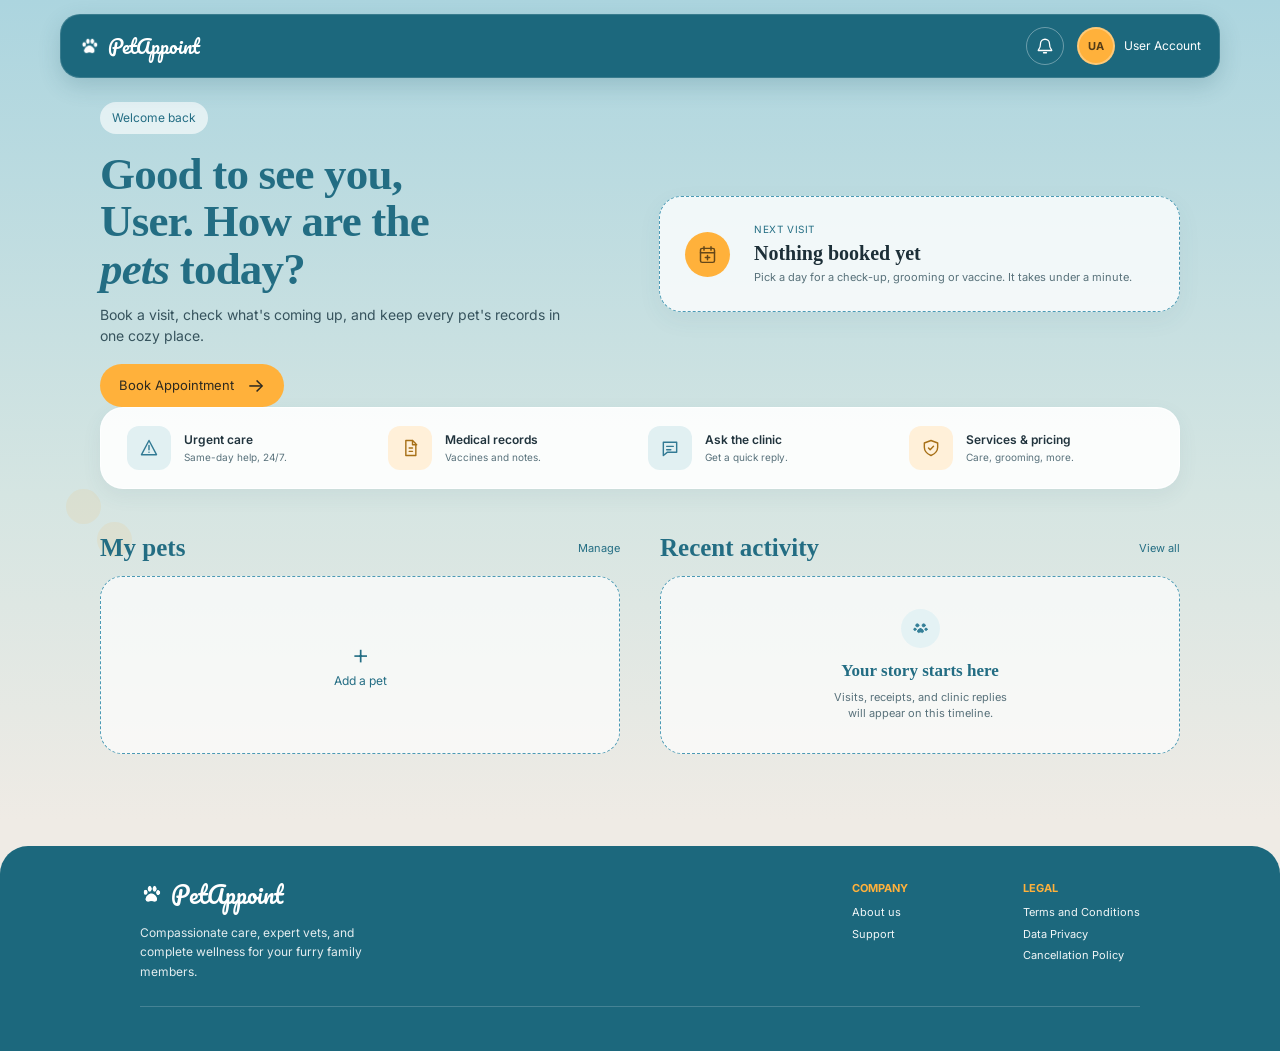
<file: landingpage/Homepage.html>
<!DOCTYPE html>
<html lang="en">
<head>
  <meta charset="UTF-8">
  <meta name="viewport" content="width=device-width, initial-scale=1.0">
  <meta name="theme-color" content="#b6dce3">
  <title>PetAppoint | Home</title>
  <link rel="preconnect" href="https://fonts.googleapis.com">
  <link rel="preconnect" href="https://fonts.gstatic.com" crossorigin>
  <link href="https://fonts.googleapis.com/css2?family=Inter:wght@400;500;600;700&family=Pacifico&display=swap" rel="stylesheet">
  <link rel="stylesheet" href="Homepage.css">
</head>
<body>
  <div class="loading-screen" role="status" aria-label="Loading PetAppoint">
    <span class="loading-spinner" aria-hidden="true"></span>
    <span>Getting things ready...</span>
  </div>

  <header class="site-header">
    <nav class="navigation" aria-label="Main navigation">
      <button class="brand placeholder-control" type="button" aria-label="PetAppoint home">
        <img src="../images/logo.png" alt="">
        <span>PetAppoint</span>
      </button>

      <div class="account-actions">
        <button class="icon-button placeholder-control" type="button" aria-label="Notifications">
          <svg viewBox="0 0 24 24" aria-hidden="true"><path d="M18 9a6 6 0 0 0-12 0c0 7-3 7-3 9h18c0-2-3-2-3-9M10 21h4"/></svg>
        </button>
        <button class="user-account placeholder-control" type="button">
          <span class="user-avatar" aria-hidden="true">UA</span>
          <span>User Account</span>
        </button>
      </div>
    </nav>
  </header>

  <main class="page-content">
    <section class="welcome-section" aria-labelledby="welcome-title">
      <div class="welcome-copy">
        <span class="welcome-tag">Welcome back</span>
        <h1 id="welcome-title">Good to see you,<br>User. How are the<br><em>pets</em> today?</h1>
        <p>Book a visit, check what's coming up, and keep every pet's records in one cozy place.</p>
        <button class="primary-button" type="button">Book Appointment <span aria-hidden="true">→</span></button>
      </div>

      <div class="next-visit">
        <span class="visit-icon" aria-hidden="true">
          <svg viewBox="0 0 24 24"><rect x="4" y="5" width="16" height="16" rx="2"/><path d="M8 3v4m8-4v4M4 10h16m-8 3v5m-2.5-2.5h5"/></svg>
        </span>
        <span class="visit-details">
          <span class="eyebrow">NEXT VISIT</span>
          <strong>Nothing booked yet</strong>
          <span class="visit-description">Pick a day for a check-up, grooming or vaccine. It takes under a minute.</span>
        </span>
      </div>
    </section>

    <nav class="quick-links" aria-label="Helpful links">
      <button class="quick-link placeholder-control" type="button">
        <span class="quick-icon blue" aria-hidden="true"><svg viewBox="0 0 24 24"><path d="m12 3 9 17H3L12 3Z"/><path d="M12 9v5m0 3h.01"/></svg></span>
        <span><strong>Urgent care</strong><small>Same-day help, 24/7.</small></span>
      </button>
      <button class="quick-link placeholder-control" type="button">
        <span class="quick-icon orange" aria-hidden="true"><svg viewBox="0 0 24 24"><path d="M7 3h8l4 4v14H7z"/><path d="M15 3v5h5m-9 4h4m-4 4h4"/></svg></span>
        <span><strong>Medical records</strong><small>Vaccines and notes.</small></span>
      </button>
      <button class="quick-link placeholder-control" type="button">
        <span class="quick-icon blue" aria-hidden="true"><svg viewBox="0 0 24 24"><path d="M4 5h16v12H9l-5 4V5Z"/><path d="M8 10h8m-8 4h5"/></svg></span>
        <span><strong>Ask the clinic</strong><small>Get a quick reply.</small></span>
      </button>
      <button class="quick-link placeholder-control" type="button">
        <span class="quick-icon orange" aria-hidden="true"><svg viewBox="0 0 24 24"><path d="m12 3 8 3v5c0 5-3.5 8-8 10-4.5-2-8-5-8-10V6l8-3Z"/><path d="m9 12 2 2 4-4"/></svg></span>
        <span><strong>Services &amp; pricing</strong><small>Care, grooming, more.</small></span>
      </button>
    </nav>

    <section class="dashboard-sections" aria-label="Your dashboard">
      <section aria-labelledby="pets-title">
        <div class="section-heading">
          <h2 id="pets-title">My pets</h2>
          <button class="placeholder-control" type="button">Manage</button>
        </div>
        <button class="empty-card add-pet-card placeholder-control" type="button" aria-label="Add a pet">
          <span class="add-symbol" aria-hidden="true">+</span>
          <span>Add a pet</span>
        </button>
      </section>

      <section aria-labelledby="activity-title">
        <div class="section-heading">
          <h2 id="activity-title">Recent activity</h2>
          <button class="placeholder-control" type="button">View all</button>
        </div>
        <div class="empty-card activity-empty">
          <span class="activity-icon" aria-hidden="true">
            <svg viewBox="0 0 24 24"><circle cx="8" cy="8" r="2"/><circle cx="16" cy="8" r="2"/><circle cx="5" cy="13" r="1.5"/><circle cx="19" cy="13" r="1.5"/><path d="M12 12c-3 0-5 4-3 5 1 .5 2-.5 3-.5s2 1 3 .5c2-1 0-5-3-5Z"/></svg>
          </span>
          <strong>Your story starts here</strong>
          <span>Visits, receipts, and clinic replies<br>will appear on this timeline.</span>
        </div>
      </section>
    </section>
  </main>

  <footer class="site-footer">
    <div class="footer-main">
      <div class="footer-about">
        <button class="footer-brand placeholder-control" type="button">
          <img src="../images/logo.png" alt="">
          <span>PetAppoint</span>
        </button>
        <p>Compassionate care, expert vets, and<br>complete wellness for your furry family<br>members.</p>
      </div>
      <div class="footer-column">
        <h2>COMPANY</h2>
        <button class="placeholder-control" type="button">About us</button>
        <button class="placeholder-control" type="button">Support</button>
      </div>
      <div class="footer-column">
        <h2>LEGAL</h2>
        <button class="placeholder-control" type="button">Terms and Conditions</button>
        <button class="placeholder-control" type="button">Data Privacy</button>
        <button class="placeholder-control" type="button">Cancellation Policy</button>
      </div>
    </div>
    <div class="footer-bottom"></div>
  </footer>
</body>
</html>
</file>
<file: landingpage/Homepage.css>
:root {
  color-scheme: light;
  --teal: #236d83;
  --teal-dark: #1c687d;
  --blue: #4b9ab5;
  --cream: #efebe5;
  --orange: #ffb13b;
  --ink: #193641;
  --muted: #58717a;
  --white: #fff;
}

* {
  box-sizing: border-box;
}

body {
  min-height: 100vh;
  margin: 0;
  color: var(--ink);
  font-family: Inter, Arial, sans-serif;
  font-size: 14px;
  line-height: 1.5;
  background: linear-gradient(180deg, #acd5df 0, #d5e5e2 47%, var(--cream) 78%);
}

.loading-screen {
  position: fixed;
  z-index: 10;
  inset: 0;
  display: flex;
  flex-direction: column;
  align-items: center;
  justify-content: center;
  gap: 14px;
  color: var(--teal);
  background: linear-gradient(180deg, #acd5df 0, #d5e5e2 47%, var(--cream) 100%);
  font-size: 14px;
  animation: loading-exit .35s ease .45s forwards;
}

.loading-spinner {
  width: 42px;
  height: 42px;
  border: 4px solid rgba(35, 109, 131, .2);
  border-top-color: var(--orange);
  border-radius: 50%;
  animation: loading-spin .75s linear infinite;
}

.site-header,
.page-content,
.site-footer {
  opacity: 0;
  animation: page-fade-in .65s ease .55s forwards;
}

@keyframes loading-spin {
  to {
    transform: rotate(360deg);
  }
}

@keyframes loading-exit {
  to {
    visibility: hidden;
    opacity: 0;
  }
}

@keyframes page-fade-in {
  from {
    opacity: 0;
    transform: translateY(8px);
  }

  to {
    opacity: 1;
    transform: translateY(0);
  }
}

button {
  color: inherit;
  font: inherit;
}

.placeholder-control {
  padding: 0;
  color: inherit;
  text-align: inherit;
  background: transparent;
  border: 0;
  cursor: default;
}

.site-header {
  position: relative;
  z-index: 1;
  width: min(1160px, calc(100% - 48px));
  height: 64px;
  margin: 14px auto 0;
  color: var(--white);
  background: var(--teal-dark);
  border: 1px solid rgba(255, 255, 255, .13);
  border-radius: 20px;
  box-shadow: 0 8px 22px rgba(36, 92, 106, .2);
}

.navigation {
  display: flex;
  align-items: center;
  justify-content: space-between;
  height: 100%;
  padding: 0 18px;
  gap: 20px;
}

.brand,
.footer-brand {
  display: inline-flex;
  align-items: center;
  flex: 0 0 auto;
  gap: 8px;
  color: var(--white);
  font-family: Pacifico, cursive;
  font-size: 19px;
}

.brand img,
.footer-brand img {
  width: 21px;
  height: 21px;
  object-fit: contain;
  filter: brightness(0) invert(1);
}

.account-actions,
.user-account {
  display: flex;
  align-items: center;
}

.account-actions {
  flex: 0 0 auto;
  gap: 13px;
}

.icon-button {
  display: grid;
  width: 38px;
  height: 38px;
  padding: 9px;
  place-items: center;
  color: var(--white);
  background: transparent;
  border: 1px solid rgba(255, 255, 255, .35);
  border-radius: 50%;
  cursor: pointer;
}

.icon-button:hover {
  background: rgba(0, 0, 0, .14);
}

.icon-button svg,
.quick-icon svg,
.visit-icon svg,
.activity-icon svg {
  width: 100%;
  height: 100%;
  fill: none;
  stroke: currentColor;
  stroke-linecap: round;
  stroke-linejoin: round;
  stroke-width: 1.7;
}

.user-account {
  gap: 9px;
  font-size: 12px;
  white-space: nowrap;
}

.user-avatar {
  display: grid;
  width: 38px;
  height: 38px;
  place-items: center;
  color: #543c17;
  background: var(--orange);
  border: 2px solid rgba(255, 255, 255, .3);
  border-radius: 50%;
  font-size: 11px;
  font-weight: 700;
}

.page-content {
  position: relative;
  width: min(1080px, calc(100% - 64px));
  margin: 24px auto 0;
}

.page-content::after {
  position: absolute;
  z-index: -1;
  content: "";
  border-radius: 50%;
  bottom: 230px;
  left: -34px;
  width: 35px;
  height: 35px;
  background: rgba(255, 177, 59, .1);
  box-shadow: 31px 33px 0 rgba(255, 177, 59, .1);
}

.welcome-section {
  display: grid;
  min-height: 302px;
  grid-template-columns: 1fr 1fr;
  align-items: center;
  gap: 38px;
}

.welcome-tag {
  display: inline-flex;
  align-items: center;
  gap: 7px;
  margin-bottom: 17px;
  padding: 7px 12px;
  color: var(--teal);
  background: rgba(255, 255, 255, .62);
  border-radius: 999px;
  font-size: 12px;
}

.tag-paw {
  color: var(--orange);
  font-size: 13px;
}

h1,
.section-heading h2 {
  color: var(--teal);
  font-family: Georgia, "Times New Roman", serif;
}

h1 {
  margin: 0 0 11px;
  font-size: clamp(34px, 4vw, 45px);
  font-weight: 700;
  letter-spacing: -.8px;
  line-height: 1.05;
}

h1 em {
  color: inherit;
  font-weight: 700;
}

.welcome-copy > p {
  max-width: 470px;
  margin: 0 0 18px;
  color: #36535d;
  font-size: 14px;
}

.primary-button {
  display: inline-flex;
  align-items: center;
  justify-content: center;
  gap: 13px;
  min-height: 43px;
  padding: 0 19px;
  color: #2d291f;
  background: var(--orange);
  border-radius: 999px;
  font-size: 13px;
  border: 0;
  font-family: inherit;
  cursor: default;
  transition: filter .18s ease;
}

.primary-button:hover {
  filter: brightness(.88);
}

.primary-button span {
  font-size: 19px;
  line-height: 1;
}

.next-visit {
  display: flex;
  min-height: 116px;
  align-items: center;
  gap: 24px;
  padding: 19px 25px;
  background: rgba(255, 255, 255, .79);
  border: 1px dashed var(--blue);
  border-radius: 22px;
  box-shadow: 0 8px 25px rgba(46, 109, 127, .06);
  transition: background-color .18s ease;
}

.next-visit:hover {
  background: var(--white);
}

.visit-icon {
  display: grid;
  width: 45px;
  height: 45px;
  flex: 0 0 auto;
  padding: 12px;
  place-items: center;
  color: #644719;
  background: var(--orange);
  border-radius: 50%;
}

.visit-details {
  display: flex;
  flex-direction: column;
}

.eyebrow {
  color: var(--teal);
  font-size: 10px;
  letter-spacing: .6px;
}

.visit-details strong {
  margin: 1px 0 2px;
  color: #1d2f38;
  font-family: Georgia, "Times New Roman", serif;
  font-size: 20px;
}

.visit-description {
  color: var(--muted);
  font-size: 11px;
  line-height: 1.45;
}

.quick-links {
  display: grid;
  min-height: 82px;
  grid-template-columns: repeat(4, 1fr);
  align-items: center;
  padding: 10px 18px;
  background: rgba(255, 255, 255, .9);
  border: 1px solid rgba(255, 255, 255, .8);
  border-radius: 23px;
  box-shadow: 0 7px 20px rgba(52, 98, 107, .07);
}

.quick-link {
  display: flex;
  align-items: center;
  gap: 13px;
  min-width: 0;
  padding: 5px 8px;
  border-radius: 12px;
  transition: background-color .18s ease;
}

.quick-link:hover {
  background: #e6eff0;
}

.quick-icon {
  display: grid;
  width: 44px;
  height: 44px;
  flex: 0 0 auto;
  padding: 12px;
  place-items: center;
  border-radius: 12px;
}

.quick-icon.blue {
  color: #327a94;
  background: #e1f0f2;
}

.quick-icon.orange {
  color: #a77017;
  background: #fff0d9;
}

.quick-link strong,
.quick-link small {
  display: block;
}

.quick-link strong {
  margin-bottom: 1px;
  color: #21343d;
  font-size: 12px;
  font-weight: 600;
  white-space: nowrap;
}

.quick-link small {
  color: var(--muted);
  font-size: 10px;
}

.dashboard-sections {
  display: grid;
  grid-template-columns: 1fr 1fr;
  gap: 40px;
  margin: 43px 0 92px;
}

.section-heading {
  display: flex;
  min-height: 32px;
  align-items: center;
  justify-content: space-between;
  margin-bottom: 12px;
}

.section-heading h2 {
  margin: 0;
  font-size: 25px;
  line-height: 1.2;
}

.section-heading button {
  color: var(--teal);
  font-size: 11px;
}

.section-heading button:hover,
.footer-column button:hover {
  text-decoration: underline;
}

.section-heading button:hover {
  color: #174e60;
}

.empty-card {
  display: flex;
  min-height: 178px;
  align-items: center;
  justify-content: center;
  background: rgba(255, 255, 255, .68);
  border: 1px dashed var(--blue);
  border-radius: 22px;
}

.add-pet-card {
  width: 100%;
  flex-direction: column;
  gap: 4px;
  color: var(--teal);
  font-size: 12px;
  transition: background-color .18s ease;
}

.add-pet-card:hover {
  background: rgba(255, 255, 255, .48);
}

.add-symbol {
  font-size: 28px;
  font-weight: 300;
  line-height: 1;
}

.activity-empty {
  flex-direction: column;
  gap: 7px;
  text-align: center;
}

.activity-icon {
  display: grid;
  width: 39px;
  height: 39px;
  margin-bottom: 3px;
  padding: 10px;
  place-items: center;
  color: #347f98;
  background: #e4f2f4;
  border-radius: 50%;
}

.activity-icon svg {
  fill: currentColor;
  stroke-width: 1;
}

.activity-empty strong {
  color: var(--teal);
  font-family: Georgia, "Times New Roman", serif;
  font-size: 17px;
}

.activity-empty > span:last-child {
  color: var(--muted);
  font-size: 11px;
  line-height: 1.4;
}

.site-footer {
  min-height: 205px;
  padding: 31px max(32px, calc((100% - 1000px) / 2)) 20px;
  color: var(--white);
  background: var(--teal-dark);
  border-radius: 28px 28px 0 0;
}

.footer-main {
  display: grid;
  max-width: 1000px;
  grid-template-columns: 1fr auto auto;
  gap: clamp(35px, 9vw, 115px);
  margin: 0 auto;
}

.footer-brand {
  font-size: 23px;
}

.footer-brand img {
  width: 23px;
  height: 23px;
}

.footer-about p {
  margin: 12px 0 0;
  color: rgba(255, 255, 255, .88);
  font-size: 12px;
  line-height: 1.6;
}

.footer-column {
  display: flex;
  min-width: max-content;
  flex-direction: column;
  gap: 5px;
  padding-top: 3px;
}

.footer-column h2 {
  margin: 0 0 3px;
  color: var(--orange);
  font-size: 11px;
  font-weight: 700;
}

.footer-column button {
  color: rgba(255, 255, 255, .94);
  font-size: 11px;
}

.footer-bottom {
  max-width: 1000px;
  height: 1px;
  margin: 25px auto 0;
  background: rgba(255, 255, 255, .18);
}

@media (min-width: 1500px) {
  .page-content {
    margin-top: 36px;
  }

  .welcome-section {
    min-height: 349px;
  }
}

@media (max-width: 650px) and (min-width: 521px) {
  .site-header {
    width: calc(100% - 32px);
    height: 42px;
    margin-top: 8px;
  }

  .navigation {
    gap: 7px;
    padding: 0 9px;
  }

  .brand {
    gap: 4px;
    font-size: 14px;
  }

  .brand img {
    width: 15px;
    height: 15px;
  }

  .account-actions {
    gap: 5px;
  }

  .icon-button,
  .user-avatar {
    width: 25px;
    height: 25px;
  }

  .icon-button {
    padding: 6px;
  }

  .user-account {
    gap: 4px;
    font-size: 8px;
  }

  .page-content {
    width: calc(100% - 48px);
    margin-top: 20px;
  }

  .welcome-section {
    min-height: 173px;
    gap: 18px;
  }

  .welcome-tag {
    margin-bottom: 8px;
    padding: 4px 8px;
    font-size: 8px;
  }

  h1 {
    margin-bottom: 7px;
    font-size: clamp(23px, 4.4vw, 26px);
    letter-spacing: -.5px;
  }

  .welcome-copy > p {
    margin-bottom: 9px;
    font-size: 9px;
  }

  .primary-button {
    min-height: 29px;
    gap: 8px;
    padding: 0 12px;
    font-size: 9px;
  }

  .primary-button span {
    font-size: 14px;
  }

  .next-visit {
    min-height: 59px;
    gap: 12px;
    padding: 9px 12px;
    border-radius: 15px;
  }

  .visit-icon {
    width: 30px;
    height: 30px;
    padding: 8px;
  }

  .eyebrow {
    font-size: 7px;
  }

  .visit-details strong {
    font-size: 12px;
  }

  .visit-description {
    font-size: 7px;
  }

  .quick-links {
    min-height: 45px;
    padding: 5px 7px;
    border-radius: 15px;
  }

  .quick-link {
    gap: 7px;
    padding: 3px 4px;
  }

  .quick-icon {
    width: 26px;
    height: 26px;
    padding: 7px;
    border-radius: 8px;
  }

  .quick-link strong {
    font-size: 8px;
  }

  .quick-link small {
    font-size: 7px;
  }

  .dashboard-sections {
    gap: 20px;
    margin: 20px 0 39px;
  }

  .section-heading {
    min-height: 22px;
    margin-bottom: 6px;
  }

  .section-heading h2 {
    font-size: 16px;
  }

  .section-heading button {
    font-size: 8px;
  }

  .empty-card {
    min-height: 95px;
    border-radius: 14px;
  }

  .add-pet-card {
    gap: 2px;
    font-size: 8px;
  }

  .add-symbol {
    font-size: 20px;
  }

  .activity-icon {
    width: 26px;
    height: 26px;
    margin-bottom: 1px;
    padding: 7px;
  }

  .activity-empty {
    gap: 4px;
  }

  .activity-empty strong {
    font-size: 11px;
  }

  .activity-empty > span:last-child {
    font-size: 7px;
  }

  .site-footer {
    min-height: 106px;
    padding: 17px 7%;
    border-radius: 20px 20px 0 0;
  }

  .footer-main {
    gap: 28px;
  }

  .footer-brand {
    gap: 4px;
    font-size: 15px;
  }

  .footer-brand img {
    width: 15px;
    height: 15px;
  }

  .footer-about p {
    margin-top: 5px;
    font-size: 8px;
  }

  .footer-column {
    gap: 2px;
  }

  .footer-column h2 {
    margin-bottom: 1px;
    font-size: 7px;
  }

  .footer-column button {
    font-size: 7px;
  }

  .footer-bottom {
    margin-top: 12px;
  }
}

@media (max-width: 820px) and (min-width: 651px) {
  .site-header {
    width: calc(100% - 32px);
    height: auto;
    min-height: 60px;
  }

  .navigation {
    gap: 8px 15px;
    padding: 10px 15px;
  }

  .page-content {
    width: calc(100% - 40px);
    margin-top: 28px;
  }

  .welcome-section {
    min-height: 300px;
    gap: 22px;
  }

  .quick-links {
    grid-template-columns: repeat(2, 1fr);
    gap: 8px;
    padding: 12px;
  }

  .dashboard-sections {
    gap: 24px;
    margin: 34px 0 65px;
  }

  .site-footer {
    padding-right: 28px;
    padding-left: 28px;
  }
}

@media (max-width: 520px) {
  .site-header {
    width: calc(100% - 24px);
    margin-top: 10px;
    border-radius: 16px;
  }

  .navigation {
    padding: 9px 12px;
  }

  .brand {
    font-size: 17px;
  }

  .account-actions {
    gap: 8px;
  }

  .icon-button,
  .user-avatar {
    width: 34px;
    height: 34px;
  }

  .user-account {
    gap: 6px;
    font-size: 10px;
  }

  .page-content {
    width: calc(100% - 36px);
    margin-top: 28px;
  }

  .welcome-section {
    grid-template-columns: 1fr;
    gap: 25px;
    padding-bottom: 28px;
  }

  .welcome-tag {
    margin-bottom: 13px;
  }

  h1 {
    font-size: clamp(36px, 10vw, 44px);
  }

  .welcome-copy > p {
    max-width: 400px;
  }

  .next-visit {
    min-height: 108px;
    gap: 15px;
    padding: 16px;
  }

  .visit-details strong {
    font-size: 18px;
  }

  .quick-links {
    grid-template-columns: 1fr 1fr;
    gap: 8px 4px;
    padding: 10px 7px;
    border-radius: 18px;
  }

  .quick-link {
    gap: 8px;
    padding: 7px 5px;
  }

  .quick-icon {
    width: 36px;
    height: 36px;
    padding: 10px;
  }

  .quick-link strong {
    font-size: 11px;
    white-space: normal;
  }

  .quick-link small {
    font-size: 9px;
  }

  .dashboard-sections {
    grid-template-columns: 1fr;
    gap: 30px;
    margin: 32px 0 48px;
  }

  .section-heading h2 {
    font-size: 23px;
  }

  .empty-card {
    min-height: 160px;
  }

  .site-footer {
    min-height: 0;
    padding: 27px 23px 17px;
    border-radius: 23px 23px 0 0;
  }

  .footer-main {
    grid-template-columns: 1fr 1fr;
    gap: 25px 18px;
  }

  .footer-about {
    grid-column: 1 / -1;
  }

  .footer-about p {
    margin-top: 8px;
  }

  .footer-bottom {
    margin-top: 20px;
  }
}

@media (prefers-reduced-motion: reduce) {
  *,
  *::before,
  *::after {
    transition-duration: .01ms !important;
  }

  .loading-screen {
    animation-duration: .01ms;
    animation-delay: 0s;
  }

  .loading-spinner {
    animation: none;
  }

  .site-header,
  .page-content,
  .site-footer {
    animation-duration: .01ms;
    animation-delay: 0s;
  }
}
</file>
